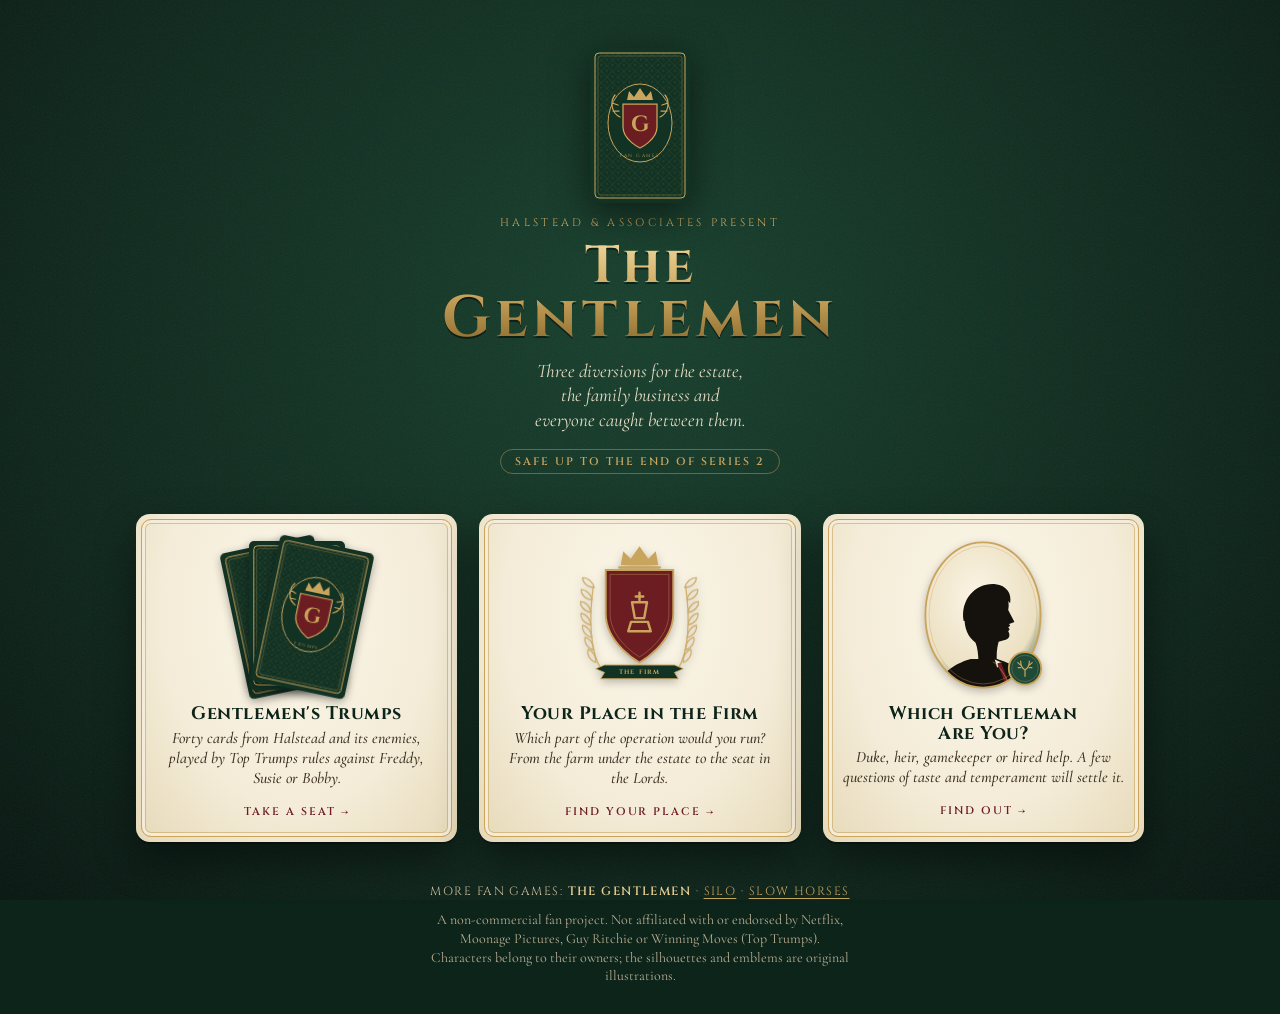
<file: site/index.html>
<!doctype html>
<html lang="en-GB">
<head>
  <meta charset="utf-8">
  <meta name="viewport" content="width=device-width, initial-scale=1, viewport-fit=cover">
  <meta name="theme-color" content="#0d241a">
  <meta name="description" content="Unofficial fan games for The Gentlemen: a Top Trumps style card game and two personality quizzes.">
  <title>The Gentlemen: Fan Games</title>
  <link rel="icon" href="data:image/svg+xml,%3Csvg xmlns='http://www.w3.org/2000/svg' viewBox='0 0 64 64'%3E%3Crect width='64' height='64' rx='10' fill='%23123224'/%3E%3Cpath d='M16 14H48V36C48 50 32 58 32 58S16 50 16 36Z' fill='%236b1d22' stroke='%23c9a45c' stroke-width='3'/%3E%3Ctext x='32' y='44' text-anchor='middle' font-family='serif' font-weight='700' font-size='28' fill='%23c9a45c'%3EG%3C/text%3E%3C/svg%3E">
  <link rel="preconnect" href="https://fonts.googleapis.com">
  <link rel="preconnect" href="https://fonts.gstatic.com" crossorigin>
  <link href="https://fonts.googleapis.com/css2?family=Cinzel:wght@400;600;700&family=Cormorant+Garamond:ital,wght@0,500;0,600;1,500&family=Playfair+Display:wght@700;900&display=swap" rel="stylesheet">
  <link rel="stylesheet" href="shared/theme.css">
  <link rel="stylesheet" href="hub.css">
</head>
<body>
  <main class="hub">
    <header class="hub-head">
      <div class="hub-crest" id="hub-crest"></div>
      <p class="kicker">Halstead &amp; Associates present</p>
      <h1>The<br><span>Gentlemen</span></h1>
      <p class="tagline">Three diversions for the estate, the family business and everyone caught between them.</p>
      <p class="cutoff">Safe up to the end of series 2</p>
    </header>

    <nav class="tiles" aria-label="Games">
      <a class="tile" href="trumps/" style="--i:0">
        <div class="tile-art" data-art="trumps"></div>
        <div class="tile-text">
          <h2>Gentlemen's Trumps</h2>
          <p>Forty cards from Halstead and its enemies, played by Top Trumps rules against Freddy, Susie or Bobby.</p>
          <span class="tile-go">Take a seat</span>
        </div>
      </a>
      <a class="tile" href="role/" style="--i:1">
        <div class="tile-art" data-art="role"></div>
        <div class="tile-text">
          <h2>Your Place in the Firm</h2>
          <p>Which part of the operation would you run? From the farm under the estate to the seat in the Lords.</p>
          <span class="tile-go">Find your place</span>
        </div>
      </a>
      <a class="tile" href="character/" style="--i:2">
        <div class="tile-art" data-art="character"></div>
        <div class="tile-text">
          <h2>Which Gentleman Are You?</h2>
          <p>Duke, heir, gamekeeper or hired help. A few questions of taste and temperament will settle it.</p>
          <span class="tile-go">Find out</span>
        </div>
      </a>
    </nav>

    <footer class="hub-foot">
      <p class="siblings">More fan games: <b aria-current="page">The Gentlemen</b> · <a href="https://radiosilence.github.io/silo/">Silo</a> · <a href="https://radiosilence.github.io/slowhorses/">Slow Horses</a></p>
      <p class="disclaimer">A non-commercial fan project. Not affiliated with or endorsed by Netflix, Moonage Pictures, Guy Ritchie or Winning Moves (Top Trumps). Characters belong to their owners; the silhouettes and emblems are original illustrations.</p>
    </footer>
  </main>
  <script type="module" src="hub.js"></script>
</body>
</html>
</file>
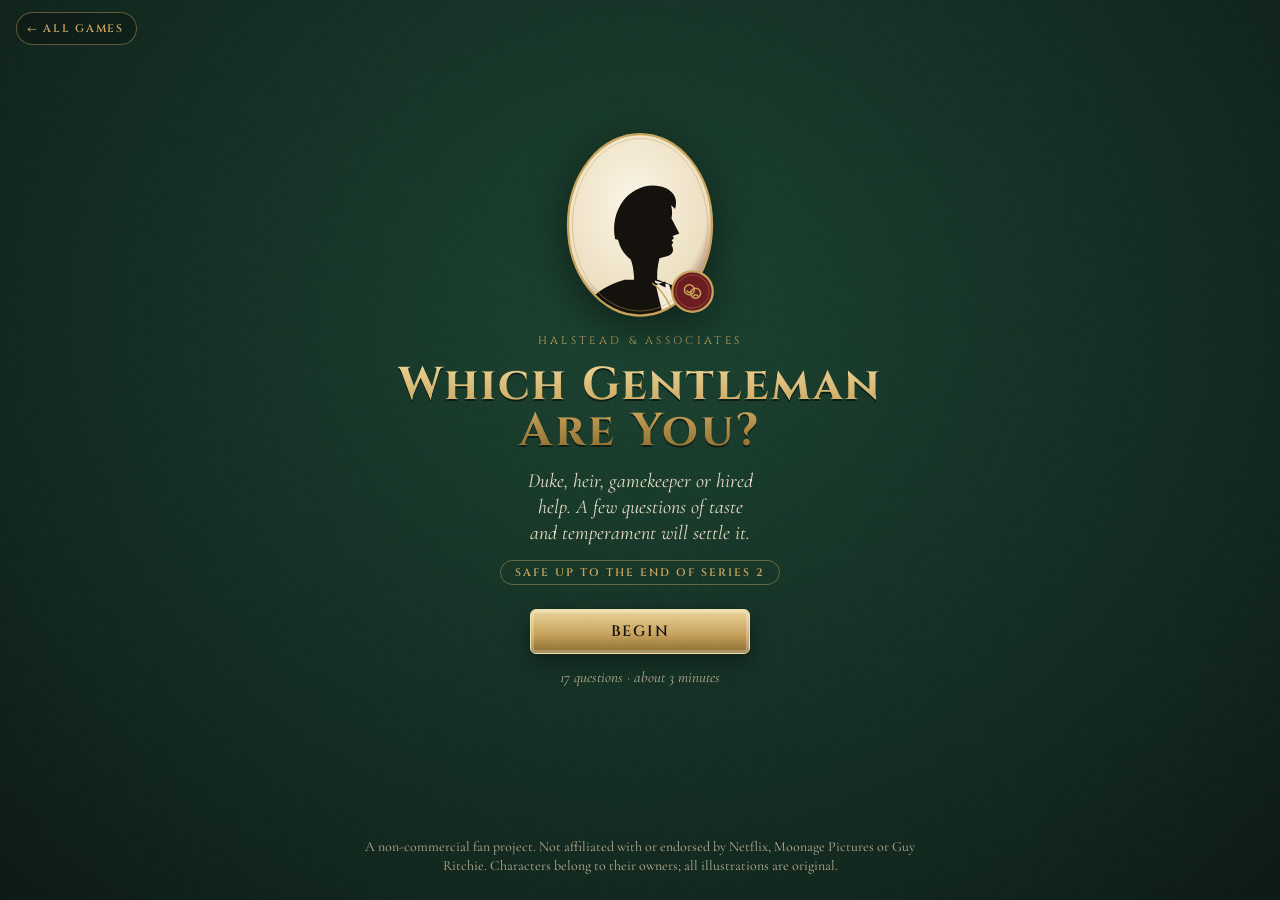
<file: site/character/index.html>
<!doctype html>
<html lang="en-GB">
<head>
  <meta charset="utf-8">
  <meta name="viewport" content="width=device-width, initial-scale=1, viewport-fit=cover">
  <meta name="theme-color" content="#0d241a">
  <meta name="description" content="Which character from The Gentlemen are you? An unofficial fan quiz.">
  <title>Which Gentleman Are You?</title>
  <link rel="icon" href="data:image/svg+xml,%3Csvg xmlns='http://www.w3.org/2000/svg' viewBox='0 0 64 64'%3E%3Crect width='64' height='64' rx='10' fill='%23123224'/%3E%3Cpath d='M16 14H48V36C48 50 32 58 32 58S16 50 16 36Z' fill='%236b1d22' stroke='%23c9a45c' stroke-width='3'/%3E%3Ctext x='32' y='44' text-anchor='middle' font-family='serif' font-weight='700' font-size='28' fill='%23c9a45c'%3EG%3C/text%3E%3C/svg%3E">
  <link rel="preconnect" href="https://fonts.googleapis.com">
  <link rel="preconnect" href="https://fonts.gstatic.com" crossorigin>
  <link href="https://fonts.googleapis.com/css2?family=Cinzel:wght@400;600;700&family=Cormorant+Garamond:ital,wght@0,500;0,600;1,500&family=Playfair+Display:wght@700;900&display=swap" rel="stylesheet">
  <link rel="stylesheet" href="../shared/theme.css">
  <link rel="stylesheet" href="../shared/quiz.css">
</head>
<body>
  <script type="module">
    import { run } from "../shared/quiz.js";
    import data from "./data.js";
    run(data);
  </script>
</body>
</html>
</file>
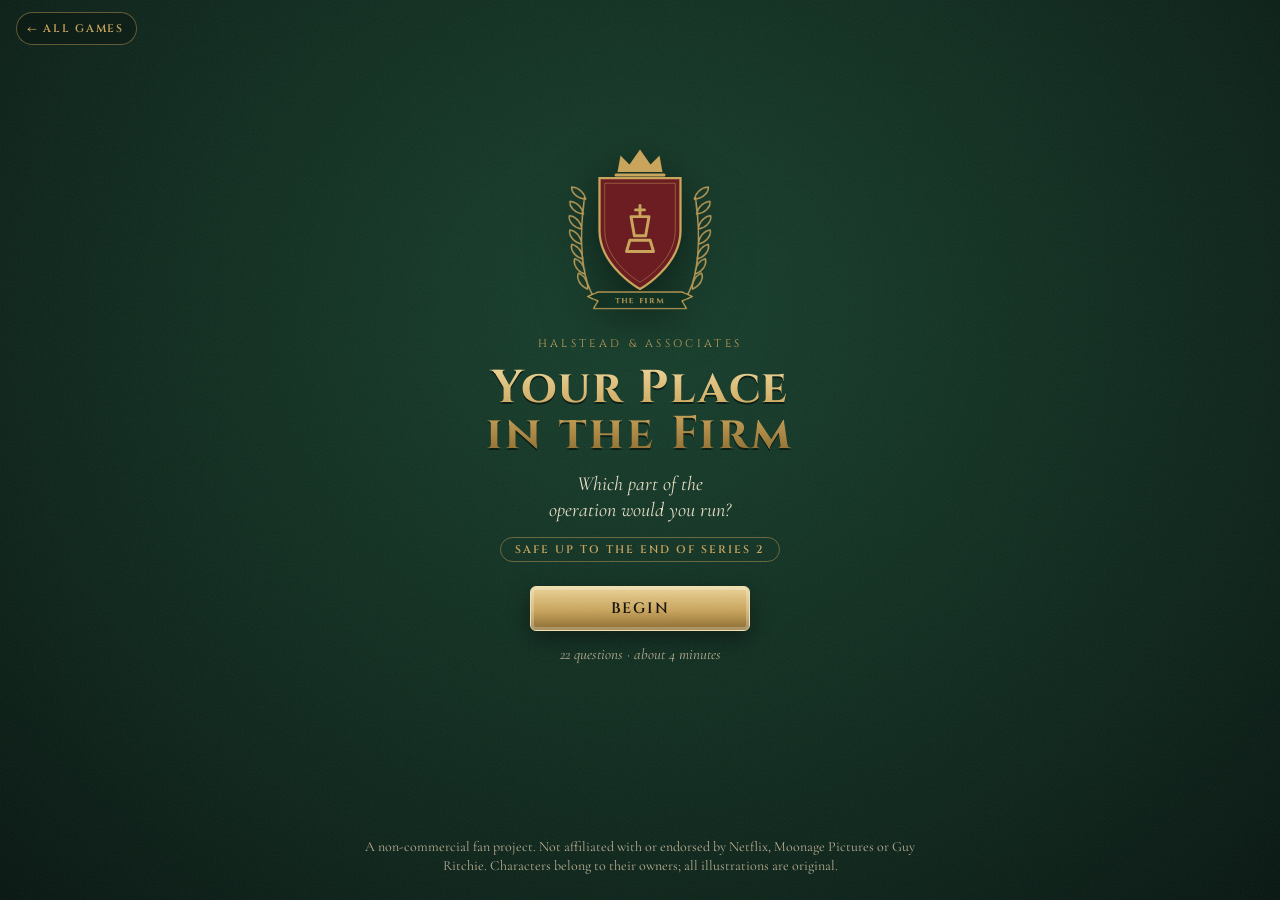
<file: site/role/index.html>
<!doctype html>
<html lang="en-GB">
<head>
  <meta charset="utf-8">
  <meta name="viewport" content="width=device-width, initial-scale=1, viewport-fit=cover">
  <meta name="theme-color" content="#0d241a">
  <meta name="description" content="Which part of the operation would you run? An unofficial fan quiz for The Gentlemen.">
  <title>Your Place in the Firm</title>
  <link rel="icon" href="data:image/svg+xml,%3Csvg xmlns='http://www.w3.org/2000/svg' viewBox='0 0 64 64'%3E%3Crect width='64' height='64' rx='10' fill='%23123224'/%3E%3Cpath d='M16 14H48V36C48 50 32 58 32 58S16 50 16 36Z' fill='%236b1d22' stroke='%23c9a45c' stroke-width='3'/%3E%3Ctext x='32' y='44' text-anchor='middle' font-family='serif' font-weight='700' font-size='28' fill='%23c9a45c'%3EG%3C/text%3E%3C/svg%3E">
  <link rel="preconnect" href="https://fonts.googleapis.com">
  <link rel="preconnect" href="https://fonts.gstatic.com" crossorigin>
  <link href="https://fonts.googleapis.com/css2?family=Cinzel:wght@400;600;700&family=Cormorant+Garamond:ital,wght@0,500;0,600;1,500&family=Playfair+Display:wght@700;900&display=swap" rel="stylesheet">
  <link rel="stylesheet" href="../shared/theme.css">
  <link rel="stylesheet" href="../shared/quiz.css">
</head>
<body>
  <script type="module">
    import { run } from "../shared/quiz.js";
    import data from "./data.js";
    run(data);
  </script>
</body>
</html>
</file>
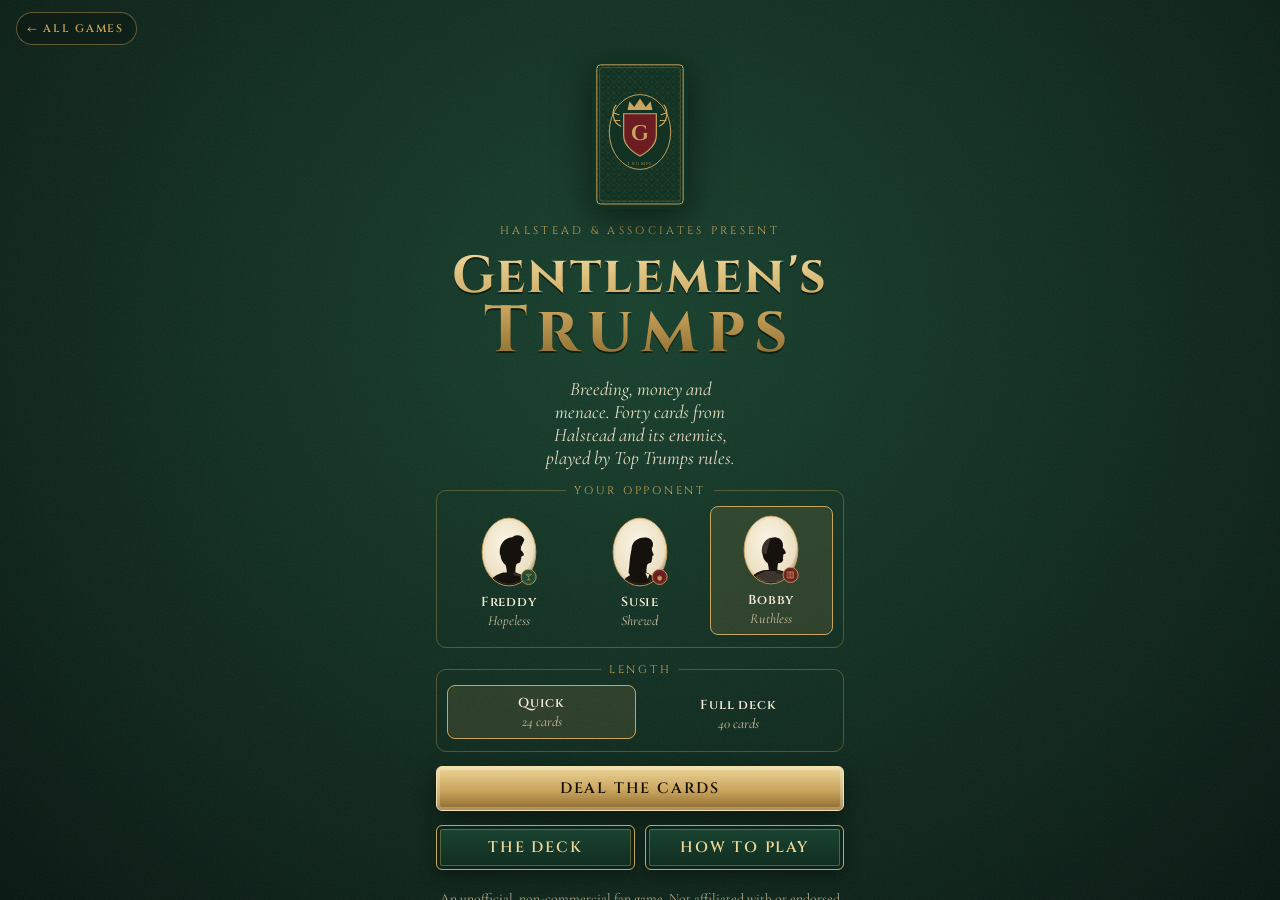
<file: site/trumps/index.html>
<!doctype html>
<html lang="en-GB">
<head>
  <meta charset="utf-8">
  <meta name="viewport" content="width=device-width, initial-scale=1, viewport-fit=cover">
  <meta name="theme-color" content="#0d241a">
  <meta name="description" content="An unofficial fan-made Top Trumps style card game for The Gentlemen. Play against the computer in the browser.">
  <title>Gentlemen's Trumps</title>
  <link rel="icon" href="data:image/svg+xml,%3Csvg xmlns='http://www.w3.org/2000/svg' viewBox='0 0 64 64'%3E%3Crect width='64' height='64' rx='10' fill='%23123224'/%3E%3Cpath d='M16 14H48V36C48 50 32 58 32 58S16 50 16 36Z' fill='%236b1d22' stroke='%23c9a45c' stroke-width='3'/%3E%3Ctext x='32' y='44' text-anchor='middle' font-family='serif' font-weight='700' font-size='28' fill='%23c9a45c'%3EG%3C/text%3E%3C/svg%3E">
  <link rel="preconnect" href="https://fonts.googleapis.com">
  <link rel="preconnect" href="https://fonts.gstatic.com" crossorigin>
  <link href="https://fonts.googleapis.com/css2?family=Cinzel:wght@400;600;700&family=Cormorant+Garamond:ital,wght@0,500;0,600;1,500&family=Playfair+Display:wght@700;900&display=swap" rel="stylesheet">
  <link rel="stylesheet" href="../shared/theme.css">
  <link rel="stylesheet" href="style.css">
</head>
<body>
  <main id="title" class="screen">
    <a class="back" href="../">All games</a>
    <div class="title-inner">
      <div class="crest-wrap" id="title-crest"></div>
      <p class="kicker">Halstead &amp; Associates present</p>
      <h1>Gentlemen's<br><span>Trumps</span></h1>
      <p class="tagline">Breeding, money and menace. Forty cards from Halstead and its enemies, played by Top Trumps rules.</p>

      <fieldset class="choice" id="opponents">
        <legend>Your opponent</legend>
      </fieldset>

      <fieldset class="choice lengths">
        <legend>Length</legend>
        <label><input type="radio" name="length" value="24"><span><b>Quick</b><small>24 cards</small></span></label>
        <label><input type="radio" name="length" value="40"><span><b>Full deck</b><small>40 cards</small></span></label>
      </fieldset>

      <button class="btn primary" id="deal">Deal the cards</button>
      <div class="row">
        <button class="btn" id="open-gallery">The deck</button>
        <button class="btn" id="open-rules">How to play</button>
      </div>

      <p class="disclaimer">An unofficial, non-commercial fan game. Not affiliated with or endorsed by Netflix, Moonage Pictures, Guy Ritchie or Top Trumps. Characters belong to their owners; the silhouettes are original illustrations. Stats are ratings out of 100 drawn from events on screen. <strong>Contains spoilers up to the end of series two.</strong></p>
    </div>
  </main>

  <section id="game" class="screen" hidden>
    <header class="bar opp">
      <div class="pile" id="pile-cpu"><span class="count" id="count-cpu">0</span></div>
      <div class="who"><b><span id="cpu-name"></span> <i class="lead" id="lead-cpu">Lead</i></b><small id="cpu-sub"></small></div>
      <button class="icon-btn" id="mute" aria-label="Toggle sound"></button>
      <button class="icon-btn" id="quit" aria-label="Leave the table">✕</button>
    </header>
    <p id="prompt" aria-live="polite"></p>
    <div id="table">
      <div class="pot" id="pot" hidden><div class="pile"></div><span>Pot <b id="count-pot">0</b></span></div>
    </div>
    <footer class="bar you">
      <div class="pile" id="pile-you"><span class="count" id="count-you">0</span></div>
      <div class="who"><b>You <i class="lead" id="lead-you">Lead</i></b><small>Your pile</small></div>
      <div class="score" id="score"></div>
    </footer>
  </section>

  <section id="gallery" class="screen" hidden>
    <header class="gallery-head">
      <button class="btn small" id="close-gallery">← Back</button>
      <h2>The Deck</h2>
      <span></span>
    </header>
    <div class="gallery-grid" id="gallery-grid"></div>
  </section>

  <div id="stage" aria-live="off"></div>

  <dialog id="rules">
    <h2>How to play</h2>
    <ol>
      <li>The deck is shuffled and dealt between you and your opponent. You only ever see the top card of your own pile.</li>
      <li>Whoever holds the lead picks a category from their card. Both cards are compared on it.</li>
      <li>The higher number wins both cards, which go to the bottom of the winner's pile, and the winner takes the lead.</li>
      <li>A tie sends both cards to the pot. The same player picks again, and the next hand's winner takes the pot as well.</li>
      <li>Take every card to win.</li>
    </ol>
    <dl class="stat-help" id="stat-help"></dl>
    <form method="dialog"><button class="btn primary">Understood</button></form>
  </dialog>

  <dialog id="zoom"><div id="zoom-card"></div><form method="dialog"><button class="btn small" autofocus>Close</button></form></dialog>

  <dialog id="end">
    <div class="seal" id="end-seal"></div>
    <h2 id="end-title"></h2>
    <p id="end-text"></p>
    <div class="row">
      <button class="btn primary" id="again">Deal again</button>
      <button class="btn" id="to-title">Leave the table</button>
    </div>
  </dialog>

  <script type="module" src="game.js"></script>
</body>
</html>
</file>
<file: site/shared/theme.css>
:root {
  --felt: #0d241a;
  --felt-2: #17402d;
  --gold: #c9a45c;
  --gold-hi: #ecd598;
  --gold-lo: #8a6a2e;
  --ink: #15110d;
  --paper: #f4ecd8;
  --paper-2: #e6d9b8;
  --oxblood: #6b1d22;
  --win: #2f7a4a;
  --lose: #9b2a2a;
  --serif: "Cormorant Garamond", Georgia, serif;
  --caps: "Cinzel", "Trajan Pro", Georgia, serif;
  --num: "Playfair Display", Georgia, serif;
  --ease: cubic-bezier(.2, .8, .2, 1);
  color-scheme: dark;
}

* { box-sizing: border-box; }
html, body { margin: 0; height: 100%; }
body {
  background: var(--felt);
  color: var(--paper);
  font-family: var(--serif);
  font-size: 18px;
  -webkit-tap-highlight-color: transparent;
}
body::before {
  content: "";
  position: fixed;
  inset: 0;
  pointer-events: none;
  opacity: .07;
  background-image: url("data:image/svg+xml,%3Csvg xmlns='http://www.w3.org/2000/svg' width='160' height='160'%3E%3Cfilter id='n'%3E%3CfeTurbulence type='fractalNoise' baseFrequency='.9' numOctaves='3' stitchTiles='stitch'/%3E%3C/filter%3E%3Crect width='100%25' height='100%25' filter='url(%23n)'/%3E%3C/svg%3E");
}

body::after {
  content: "";
  position: fixed;
  inset: 0;
  z-index: -1;
  background: radial-gradient(ellipse at 50% 35%, var(--felt-2), var(--felt) 70%, #071510);
}

[hidden] { display: none !important; }
h1, h2, h3, .tagline { text-wrap: balance; }

.screen {
  position: fixed;
  inset: 0;
  display: flex;
  flex-direction: column;
  padding: env(safe-area-inset-top) env(safe-area-inset-right) env(safe-area-inset-bottom) env(safe-area-inset-left);
}

/* ---------- Hub link and footer ---------- */

.back {
  position: absolute;
  top: calc(env(safe-area-inset-top) + 12px);
  left: calc(env(safe-area-inset-left) + 16px);
  z-index: 3;
  display: inline-flex;
  align-items: center;
  gap: 6px;
  padding: 8px 12px 8px 10px;
  border: 1px solid rgba(201, 164, 92, .45);
  border-radius: 18px;
  background: rgba(0, 0, 0, .22);
  font: 600 11px/1 var(--caps);
  letter-spacing: .16em;
  text-transform: uppercase;
  color: var(--gold);
  text-decoration: none;
  transition: background .2s, color .2s;
}
.back:hover { background: rgba(201, 164, 92, .14); color: var(--gold-hi); }
.back::before { content: "←"; font-family: var(--serif); font-size: 15px; letter-spacing: 0; }

/* ---------- Buttons ---------- */

.btn {
  font: 600 15px/1 var(--caps);
  letter-spacing: .12em;
  text-transform: uppercase;
  color: var(--gold-hi);
  background: linear-gradient(#1b4632, #102b1f);
  border: 1px solid var(--gold);
  border-radius: 6px;
  padding: 14px 18px;
  cursor: pointer;
  box-shadow: inset 0 0 0 3px #0d241a, inset 0 0 0 4px rgba(201, 164, 92, .4), 0 6px 16px rgba(0, 0, 0, .35);
  transition: transform .15s var(--ease), filter .15s;
}
.btn:hover { filter: brightness(1.15); }
.btn:active { transform: translateY(1px) scale(.98); }
.btn.primary {
  color: var(--ink);
  background: linear-gradient(var(--gold-hi), var(--gold) 55%, var(--gold-lo));
  border-color: #f3e2ae;
  box-shadow: inset 0 0 0 3px rgba(255, 255, 255, .25), 0 8px 22px rgba(0, 0, 0, .45);
}
.btn.small { font-size: 12px; padding: 10px 12px; }
.icon-btn {
  appearance: none;
  border: 1px solid rgba(201, 164, 92, .5);
  background: rgba(0, 0, 0, .2);
  color: var(--gold);
  width: 36px;
  height: 36px;
  border-radius: 50%;
  font: 16px/1 var(--caps);
  cursor: pointer;
  display: grid;
  place-items: center;
}
.icon-btn svg { width: 18px; height: 18px; }
.row { display: flex; gap: 10px; }
.row > * { flex: 1; }


.kicker {
  margin: 0;
  font: 400 11px var(--caps);
  letter-spacing: .3em;
  text-transform: uppercase;
  color: var(--gold);
}

h1 {
  margin: 0;
  font: 700 clamp(34px, 11vw, 52px)/.95 var(--caps);
  letter-spacing: .04em;
  background: linear-gradient(180deg, var(--gold-hi), var(--gold) 50%, var(--gold-lo));
  -webkit-background-clip: text;
  background-clip: text;
  color: transparent;
  filter: drop-shadow(0 2px 0 rgba(0, 0, 0, .5));
}

h1 span { font-size: 1.25em; letter-spacing: .14em; }

.disclaimer { margin: 6px 0 0; font-size: 14px; line-height: 1.35; color: #b9ae92; }
.disclaimer strong { color: var(--gold); font-weight: 600; }

@keyframes stamp {
  from { transform: rotate(-30deg) scale(2.4); opacity: 0; }
  to { transform: rotate(-14deg) scale(1); opacity: 1; }
}

dialog {
  border: 1px solid var(--gold);
  border-radius: 14px;
  background: linear-gradient(#173b2b, #0d241a);
  color: var(--paper);
  padding: 20px;
  max-width: min(440px, calc(100vw - 32px));
  max-height: calc(100dvh - 32px);
  box-shadow: inset 0 0 0 4px #0d241a, inset 0 0 0 5px rgba(201, 164, 92, .4), 0 30px 80px rgba(0, 0, 0, .7);
}
dialog::backdrop { background: rgba(4, 12, 8, .82); }
dialog[open] { animation: pop .35s var(--ease); }
@keyframes pop { from { opacity: 0; transform: translateY(14px) scale(.96); } }

.seal {
  width: 110px;
  height: 110px;
  margin: -4px auto 12px;
  border-radius: 50%;
  display: grid;
  place-items: center;
  font: 700 40px var(--caps);
  background: radial-gradient(circle at 35% 30%, #b3373a, #7d1418 60%, #5a0c10);
  color: #f8e6c9;
  box-shadow: 0 0 0 6px rgba(125, 20, 24, .8), 0 10px 24px rgba(0, 0, 0, .5);
  animation: stamp .6s cubic-bezier(.2, 1.6, .4, 1) .15s backwards;
}
.seal.gold { background: radial-gradient(circle at 35% 30%, #f1d58e, #b98e3d 60%, #7d5d22); color: var(--ink); box-shadow: 0 0 0 6px rgba(185, 142, 61, .8), 0 10px 24px rgba(0, 0, 0, .5); }

@media (prefers-reduced-motion: reduce) {
  *, *::before, *::after { animation-duration: .01s !important; animation-iteration-count: 1 !important; transition-duration: .01s !important; }
}
.paused * { animation-play-state: paused !important; }
</file>
<file: site/hub.css>
.hub {
  min-height: 100dvh;
  max-width: 1040px;
  margin: 0 auto;
  padding: calc(env(safe-area-inset-top) + 28px) calc(env(safe-area-inset-right) + 16px) calc(env(safe-area-inset-bottom) + 28px) calc(env(safe-area-inset-left) + 16px);
  display: flex;
  flex-direction: column;
  gap: 28px;
}

.hub-head {
  display: flex;
  flex-direction: column;
  align-items: center;
  gap: 12px;
  text-align: center;
}
.hub-crest {
  width: 84px;
  filter: drop-shadow(0 10px 18px rgba(0, 0, 0, .5));
  animation: float 6s ease-in-out infinite;
  will-change: transform;
}
.hub-crest svg { display: block; width: 100%; border-radius: 8px; }
@keyframes float { 50% { transform: translateY(-5px) rotate(-1.5deg); } }
.hub-head h1 span { font-size: 1.12em; letter-spacing: .08em; }
.tagline { margin: 0 auto; max-width: 32ch; font-style: italic; font-size: 19px; line-height: 1.3; color: #e9dfc6; }
.cutoff {
  margin: 4px 0 0;
  padding: 6px 14px;
  border: 1px solid rgba(201, 164, 92, .45);
  border-radius: 16px;
  font: 600 11px/1 var(--caps);
  letter-spacing: .18em;
  text-transform: uppercase;
  color: var(--gold);
}

.tiles { display: grid; gap: 14px; }
.tile {
  position: relative;
  display: grid;
  grid-template-columns: 96px 1fr;
  gap: 14px;
  align-items: center;
  padding: 14px;
  border-radius: 14px;
  color: var(--ink);
  text-decoration: none;
  background: radial-gradient(ellipse at 50% 30%, #fbf6e8, var(--paper) 60%, var(--paper-2));
  box-shadow: 0 2px 0 rgba(0, 0, 0, .3), 0 18px 40px rgba(0, 0, 0, .45);
  animation: rise .6s var(--ease) backwards;
  animation-delay: calc(var(--i) * 90ms + 100ms);
  transition: transform .25s var(--ease), box-shadow .25s;
}
.tile::after {
  content: "";
  position: absolute;
  inset: 5px;
  border: 1.5px solid var(--gold);
  border-radius: 10px;
  pointer-events: none;
  box-shadow: inset 0 0 0 3px var(--paper), inset 0 0 0 4px rgba(201, 164, 92, .6);
}
a.tile[href]:hover { transform: translateY(-3px) rotate(-.4deg); box-shadow: 0 2px 0 rgba(0, 0, 0, .3), 0 24px 50px rgba(0, 0, 0, .55); }
a.tile[href]:focus-visible { outline: 2px solid var(--gold-hi); outline-offset: 3px; }
@keyframes rise { from { opacity: 0; transform: translateY(18px); } }

.tile-art { height: 110px; display: flex; justify-content: center; align-items: center; }
.tile-art > svg { height: 100%; width: auto; max-width: 100%; filter: drop-shadow(0 3px 4px rgba(0, 0, 0, .25)); }
.fan { position: relative; width: 70px; height: 108px; }
.fan > div {
  position: absolute;
  inset: 0;
  transform: rotate(var(--r));
  transform-origin: 50% 100%;
  filter: drop-shadow(0 3px 5px rgba(0, 0, 0, .35));
}
.fan svg { display: block; width: 100%; border-radius: 5px; }

.tile-text h2 { margin: 0 0 4px; font: 700 18px/1.1 var(--caps); letter-spacing: .03em; color: var(--felt); }
.tile-text p { margin: 0 0 10px; font: italic 500 16px/1.25 var(--serif); color: #3b3024; }
.tile-go {
  display: inline-block;
  font: 600 11px/1 var(--caps);
  letter-spacing: .18em;
  text-transform: uppercase;
  color: var(--oxblood);
}
.tile-go::after { content: " →"; font-family: var(--serif); }


.hub-foot { margin-top: auto; text-align: center; display: flex; flex-direction: column; gap: 10px; }
.siblings { margin: 0; font: 400 12px/1.6 var(--caps); letter-spacing: .12em; text-transform: uppercase; color: #cbbf9f; }
.siblings b { color: var(--gold-hi); font-weight: 600; }
.siblings a { color: var(--gold); text-underline-offset: 3px; white-space: nowrap; }
.siblings a:hover { color: var(--gold-hi); }
.hub-foot .disclaimer { max-width: 60ch; margin: 0 auto; }

@media (min-width: 760px) {
  .hub { gap: 40px; padding-top: calc(env(safe-area-inset-top) + 48px); }
  .hub-crest { width: 100px; }
  .tiles { grid-template-columns: repeat(3, 1fr); gap: 22px; }
  .tile { grid-template-columns: 1fr; text-align: center; padding: 26px 20px 22px; align-content: start; }
  .tile-art { height: 150px; }
  .fan { width: 96px; height: 148px; }
}
</file>
<file: site/shared/quiz.css>
body { overflow-x: hidden; }

.quiz {
  min-height: 100dvh;
  max-width: 560px;
  margin: 0 auto;
  padding: calc(env(safe-area-inset-top) + 64px) calc(env(safe-area-inset-right) + 16px) calc(env(safe-area-inset-bottom) + 24px) calc(env(safe-area-inset-left) + 16px);
  display: flex;
  flex-direction: column;
  gap: 28px;
}
.q-screen { display: flex; flex-direction: column; }
.q-foot { margin-top: auto; text-align: center; }

/* ---------- Intro ---------- */

#intro { align-items: center; text-align: center; gap: 14px; margin-block: auto; }
.hero { width: 150px; animation: float 6s ease-in-out infinite; will-change: transform; }
.hero svg { display: block; width: 100%; height: auto; filter: drop-shadow(0 12px 22px rgba(0, 0, 0, .5)); }
@keyframes float { 50% { transform: translateY(-5px) rotate(-1.5deg); } }
#intro h1 { font-size: clamp(32px, 10vw, 46px); line-height: 1; }
#intro h1 span { font-size: 1em; letter-spacing: .06em; }
.tagline { margin: 0 auto; max-width: 30ch; font-style: italic; font-size: 20px; line-height: 1.3; color: #e9dfc6; }
.cutoff {
  margin: 0;
  padding: 6px 14px;
  border: 1px solid rgba(201, 164, 92, .45);
  border-radius: 16px;
  font: 600 11px/1 var(--caps);
  letter-spacing: .18em;
  text-transform: uppercase;
  color: var(--gold);
}
#begin { margin-top: 10px; min-width: 220px; }
.fine { margin: 0; font-size: 15px; font-style: italic; color: #b9ae92; }

/* ---------- Sheets ---------- */

.sheet {
  position: relative;
  padding: 22px 18px 18px;
  border-radius: 16px;
  color: var(--ink);
  background: radial-gradient(ellipse at 50% 20%, #fbf6e8, var(--paper) 60%, var(--paper-2));
  box-shadow: 0 2px 0 rgba(0, 0, 0, .3), 0 22px 50px rgba(0, 0, 0, .55);
}
.sheet::after {
  content: "";
  position: absolute;
  inset: 6px;
  border: 1.5px solid var(--gold);
  border-radius: 11px;
  pointer-events: none;
  box-shadow: inset 0 0 0 3px var(--paper), inset 0 0 0 4px rgba(201, 164, 92, .6);
}

.progress { height: 3px; margin: 0 4px 18px; border-radius: 2px; background: rgba(201, 164, 92, .2); overflow: hidden; }
.progress span { display: block; height: 100%; transform: scaleX(0); transform-origin: left; background: linear-gradient(90deg, var(--gold-lo), var(--gold-hi)); transition: transform .5s var(--ease); }
.desk { position: relative; }

.sheet.ask { padding-top: 26px; }
.sheet-no {
  position: absolute;
  left: 18px;
  top: -6px;
  width: 40px;
  height: 48px;
  display: grid;
  place-items: center;
  padding-bottom: 6px;
  font: 900 19px var(--num);
  color: var(--ink);
  background: linear-gradient(var(--gold-hi), var(--gold));
  clip-path: polygon(0 0, 100% 0, 100% 74%, 50% 100%, 0 74%);
  filter: drop-shadow(0 2px 2px rgba(0, 0, 0, .3));
}
.sheet-of { margin: 0 0 6px 54px; font: 600 11px var(--caps); letter-spacing: .2em; text-transform: uppercase; color: #8a7a58; }
.sheet.ask h2 { margin: 0 0 16px 54px; font: 600 23px/1.18 var(--serif); color: var(--ink); min-height: 2.4em; }

.opts { list-style: none; margin: 0; padding: 0; display: flex; flex-direction: column; gap: 8px; }
.opt {
  width: 100%;
  display: flex;
  gap: 12px;
  align-items: center;
  padding: 12px 14px;
  border: 0;
  border-radius: 8px;
  background: rgba(201, 164, 92, .14);
  color: var(--ink);
  text-align: left;
  font: 500 18px/1.22 var(--serif);
  cursor: pointer;
  transition: transform .2s var(--ease);
}
.opt i {
  flex: none;
  width: 28px;
  height: 28px;
  display: grid;
  place-items: center;
  border-radius: 50%;
  border: 1px solid var(--gold);
  font: 700 13px var(--caps);
  font-style: normal;
  color: var(--gold-lo);
  background: var(--paper);
}
.opt:hover, .opt:focus-visible { background: var(--felt-2); color: var(--paper); transform: translateX(3px); outline: none; }
.opt:hover i, .opt:focus-visible i { background: transparent; color: var(--gold-hi); }
.opt.picked { background: var(--ink); color: var(--gold-hi); transform: scale(1.02); box-shadow: 0 6px 14px rgba(0, 0, 0, .3); }
.opt.picked i { background: var(--gold); color: var(--ink); border-color: var(--gold-hi); }

.sheet-foot { display: flex; justify-content: space-between; align-items: center; margin-top: 14px; min-height: 24px; }
.link-btn {
  border: 0;
  background: none;
  padding: 4px 0;
  font: 600 11px var(--caps);
  letter-spacing: .16em;
  text-transform: uppercase;
  color: var(--oxblood);
  cursor: pointer;
}
.link-btn::before { content: "← "; font-family: var(--serif); }
.sheet-hint { font: 400 10px var(--caps); letter-spacing: .16em; text-transform: uppercase; color: #a8987a; }
@media (pointer: coarse) { .sheet-hint { display: none; } }

.sheet-seal, .res-seal {
  position: absolute;
  display: grid;
  place-items: center;
  border-radius: 50%;
  font: 700 26px var(--caps);
  color: #f8e6c9;
  background: radial-gradient(circle at 35% 30%, #b3373a, #7d1418 60%, #5a0c10);
  box-shadow: 0 0 0 4px rgba(125, 20, 24, .85), 0 8px 18px rgba(0, 0, 0, .45), inset 0 0 0 3px rgba(255, 220, 200, .25);
  opacity: 0;
  pointer-events: none;
  z-index: 3;
}
.sheet-seal { right: 16px; bottom: 10px; width: 58px; height: 58px; }
.sheet-seal.show, .res-seal.show { animation: stamp .45s cubic-bezier(.2, 1.6, .4, 1) forwards; }

/* ---------- Result ---------- */

.sheet.result { text-align: center; padding: 26px 20px 22px; }
.shared-note { margin: 0 0 6px; font: 600 10px var(--caps); letter-spacing: .22em; text-transform: uppercase; color: var(--oxblood); }
.res-art { position: relative; width: 190px; margin: 0 auto 6px; }
.res-art.cameo { width: 220px; }
.res-art.cameo .res-seal { left: -44px; right: auto; bottom: 70px; transform: rotate(-8deg); }
.res-art > svg { display: block; width: 100%; height: auto; filter: drop-shadow(0 6px 10px rgba(0, 0, 0, .25)); }
.res-seal { right: -54px; bottom: 46px; width: 76px; height: 76px; font-size: 30px; animation-delay: .45s !important; }
.sheet.result .kicker { margin-top: 6px; color: var(--gold-lo); }
.res-title { margin: 4px 0 2px; font: 700 clamp(28px, 8vw, 36px)/1.05 var(--caps); letter-spacing: .02em; color: var(--felt); }
.res-sub { margin: 0 0 14px; font: italic 500 19px/1.2 var(--serif); color: var(--oxblood); }
.res-text { margin: 0 auto 18px; max-width: 46ch; font: 500 18px/1.4 var(--serif); color: #2a221a; text-align: left; }

.sheet.result h3 { margin: 0 0 10px; font: 600 11px var(--caps); letter-spacing: .22em; text-transform: uppercase; color: #8a7a58; }
.sheet.result section { border-top: 1px solid rgba(138, 106, 46, .3); padding-top: 16px; margin-top: 16px; }

.members { display: flex; flex-wrap: wrap; justify-content: center; gap: 12px 10px; list-style: none; margin: 0; padding: 0; }
.members li { width: 76px; display: flex; flex-direction: column; align-items: center; gap: 4px; font: 500 14px/1.1 var(--serif); color: #3b3024; }
.members .mini { width: 52px; height: 65px; }
.members .mini svg { width: 100%; height: 100%; }
.members .also { width: 100%; font-style: italic; font-size: 15px; color: #5a4c3a; }

.axis { display: grid; grid-template-columns: 1fr 1.3fr 1fr; align-items: center; gap: 10px; margin-bottom: 9px; font: 500 15px/1.1 var(--serif); }
.axis .lo { text-align: right; }
.axis .hi { text-align: left; }
.axis .lo, .axis .hi { color: #6a5a40; }
.track { position: relative; height: 8px; border-radius: 4px; background: linear-gradient(90deg, rgba(107, 29, 34, .25), rgba(21, 17, 13, .08) 50%, rgba(31, 74, 55, .3)); }
.track::before { content: ""; position: absolute; left: 50%; top: -3px; bottom: -3px; width: 1px; background: rgba(138, 106, 46, .6); }
.track i { position: absolute; inset: 0; transform: translateX(calc(var(--v) * .5%)); }
.track b {
  position: absolute;
  top: 50%;
  left: 50%;
  width: 16px;
  height: 16px;
  margin: -8px 0 0 -8px;
  border-radius: 50%;
  background: radial-gradient(circle at 35% 30%, var(--gold-hi), var(--gold) 60%, var(--gold-lo));
  box-shadow: 0 2px 4px rgba(0, 0, 0, .35);
}

.runner { display: flex; align-items: center; gap: 14px; text-align: left; }
.runner-art { width: 64px; flex: none; }
.runner-art svg { display: block; width: 100%; height: auto; }
.runner h3 { margin-bottom: 4px !important; }
.runner p { margin: 0; font: 500 18px/1.2 var(--serif); }
.runner b { font: 700 16px var(--caps); color: var(--felt); }
.runner i { color: #5a4c3a; }

.actions { display: flex; flex-direction: column; gap: 10px; margin-top: 20px; }

.toast {
  position: fixed;
  left: 50%;
  bottom: calc(env(safe-area-inset-bottom) + 24px);
  transform: translate(-50%, 20px);
  padding: 10px 18px;
  border-radius: 20px;
  border: 1px solid var(--gold);
  background: var(--felt);
  color: var(--gold-hi);
  font: 600 12px var(--caps);
  letter-spacing: .12em;
  text-transform: uppercase;
  opacity: 0;
  pointer-events: none;
  transition: opacity .25s, transform .25s var(--ease);
  z-index: 10;
}
.toast.on { opacity: 1; transform: translate(-50%, 0); }

@media (min-width: 760px) {
  .quiz { max-width: 620px; padding-top: calc(env(safe-area-inset-top) + 72px); }
  .sheet { padding: 30px 32px 26px; }
  .sheet.ask { padding-top: 32px; }
  .sheet-no { left: 30px; }
  .sheet-of, .sheet.ask h2 { margin-left: 62px; }
  .actions { flex-direction: row; justify-content: center; }
  .actions .btn { min-width: 200px; }
}
</file>
<file: site/trumps/style.css>
body { overflow: hidden; overscroll-behavior: none; }

/* ---------- Title ---------- */

#title { overflow-y: auto; align-items: center; }
.title-inner {
  width: 100%;
  max-width: 440px;
  padding: 56px 16px 32px;
  display: flex;
  flex-direction: column;
  gap: 14px;
  text-align: center;
}
.crest-wrap {
  width: 96px;
  margin: 4px auto 0;
  filter: drop-shadow(0 10px 18px rgba(0, 0, 0, .5));
  animation: float 6s ease-in-out infinite;
  will-change: transform;
}
.crest-wrap svg { display: block; width: 100%; border-radius: 8px; }
@keyframes float { 50% { transform: translateY(-5px) rotate(-1.5deg); } }
.tagline { margin: 0 auto; max-width: 30ch; font-style: italic; font-size: 19px; color: #e9dfc6; }

.choice {
  border: 1px solid rgba(201, 164, 92, .35);
  border-radius: 10px;
  margin: 0;
  padding: 10px;
  display: grid;
  grid-template-columns: repeat(3, 1fr);
  gap: 8px;
}
.choice.lengths { grid-template-columns: 1fr 1fr; }
.choice legend {
  padding: 0 8px;
  font: 400 11px var(--caps);
  letter-spacing: .25em;
  text-transform: uppercase;
  color: var(--gold);
}
.choice label { cursor: pointer; }
.choice input { position: absolute; opacity: 0; pointer-events: none; }
.choice label > span {
  display: flex;
  flex-direction: column;
  align-items: center;
  gap: 2px;
  height: 100%;
  padding: 8px 4px;
  border-radius: 8px;
  border: 1px solid transparent;
  transition: background .2s, border-color .2s, transform .2s var(--ease);
}
.choice label:hover > span { background: rgba(255, 255, 255, .04); }
.choice input:checked + span {
  background: rgba(201, 164, 92, .14);
  border-color: var(--gold);
  transform: translateY(-2px);
}
.choice input:focus-visible + span { outline: 2px solid var(--gold-hi); }
.choice b { font: 600 13px var(--caps); letter-spacing: .06em; color: var(--paper); }
.choice small { font-size: 14px; font-style: italic; color: #cbbf9f; line-height: 1.1; }
.choice .mini { width: 56px; height: 70px; margin-bottom: 4px; }
.choice .mini svg { width: 100%; height: 100%; }


/* ---------- Game ---------- */

.bar {
  display: flex;
  align-items: center;
  gap: 12px;
  padding: 10px 16px;
  min-height: 76px;
  position: relative;
  z-index: 2;
}
.bar.opp { background: linear-gradient(rgba(0, 0, 0, .35), transparent); }
.bar.you { background: linear-gradient(transparent, rgba(0, 0, 0, .35)); }
.who { display: flex; flex-direction: column; flex: 1; min-width: 0; }
.who b { font: 600 15px var(--caps); letter-spacing: .06em; white-space: nowrap; overflow: hidden; text-overflow: ellipsis; }
.who small { font-style: italic; color: #cbbf9f; font-size: 15px; }
.lead {
  display: inline-block;
  vertical-align: 2px;
  margin-left: 6px;
  padding: 3px 7px;
  border-radius: 10px;
  font: 700 9px/1 var(--caps);
  font-style: normal;
  letter-spacing: .15em;
  text-transform: uppercase;
  color: var(--ink);
  background: linear-gradient(var(--gold-hi), var(--gold));
  opacity: 0;
  transform: scale(.6);
  transition: opacity .3s, transform .3s var(--ease);
}
.lead.on { opacity: 1; transform: none; }
.score { font: 400 12px var(--caps); letter-spacing: .15em; color: var(--gold); text-transform: uppercase; }

.pile {
  position: relative;
  width: 36px;
  height: 60px;
  flex: none;
  border-radius: 4px;
  background: var(--back) center/cover;
  box-shadow: 1px 1px 0 #0a1c14, 2px 2px 0 var(--gold-lo), 3px 3px 0 #0a1c14, 4px 4px 0 var(--gold-lo), 6px 8px 12px rgba(0, 0, 0, .5);
  transition: transform .25s var(--ease);
}
.pile.empty { background: none; box-shadow: inset 0 0 0 1px rgba(201, 164, 92, .3); }
.pile.bump { animation: bump .35s var(--ease); }
@keyframes bump { 40% { transform: scale(1.15) rotate(-3deg); } }
.pile .count {
  position: absolute;
  right: -10px;
  bottom: -8px;
  min-width: 24px;
  height: 24px;
  padding: 0 6px;
  border-radius: 12px;
  background: var(--oxblood);
  border: 1px solid var(--gold);
  font: 700 13px/22px var(--num);
  text-align: center;
  color: var(--paper);
}

#prompt {
  margin: 0;
  min-height: 34px;
  padding: 4px 16px;
  text-align: center;
  font-size: 18px;
  font-style: italic;
  color: var(--gold-hi);
  position: relative;
  z-index: 2;
  transition: opacity .25s;
}
#prompt b { font: 600 14px var(--caps); font-style: normal; letter-spacing: .08em; }
#prompt .tap { display: block; font: 400 11px var(--caps); letter-spacing: .25em; color: #cbbf9f; text-transform: uppercase; font-style: normal; animation: pulse 1.6s ease-in-out infinite; }
@keyframes pulse { 50% { opacity: .35; } }

#table { flex: 1; position: relative; }
.pot {
  position: absolute;
  left: 50%;
  top: 50%;
  transform: translate(-50%, -50%);
  display: flex;
  flex-direction: column;
  align-items: center;
  gap: 10px;
  font: 400 11px var(--caps);
  letter-spacing: .2em;
  text-transform: uppercase;
  color: var(--gold);
  z-index: 0;
}
.pot .pile { transform: rotate(-8deg); }

/* ---------- Cards ---------- */

#stage { position: fixed; inset: 0; pointer-events: none; z-index: 5; }
#stage .card { pointer-events: auto; }

.card {
  position: absolute;
  left: 0;
  top: 0;
  width: 300px;
  height: 500px;
  transform-origin: 0 0;
  perspective: 1400px;
  transition: transform var(--dur, .7s) var(--ease);
  will-change: transform;
}
.card-inner {
  position: absolute;
  inset: 0;
  transform-style: preserve-3d;
  transition: transform .75s cubic-bezier(.3, 1.3, .5, 1);
}
.card.down .card-inner { transform: rotateY(180deg); }
.face {
  position: absolute;
  inset: 0;
  border-radius: 16px;
  backface-visibility: hidden;
  -webkit-backface-visibility: hidden;
  overflow: hidden;
  box-shadow: 0 2px 0 rgba(0, 0, 0, .3), 0 18px 40px rgba(0, 0, 0, .55);
}
.face.back { transform: rotateY(180deg); background: #123224; }
/* WebKit does not always honour backface-visibility, so swap faces at the flip's midpoint too. */
.face.front { transition: visibility 0s .18s; }
.card.down .face.front { visibility: hidden; }
.face.back { visibility: hidden; transition: visibility 0s .18s; }
.card.down .face.back { visibility: visible; }
.face.back svg { display: block; width: 100%; height: 100%; }

.face.front {
  background:
    radial-gradient(ellipse at 50% 30%, #fbf6e8, var(--paper) 60%, var(--paper-2)),
    var(--paper);
  color: var(--ink);
  padding: 9px;
  display: flex;
  flex-direction: column;
}
.face.front::after {
  content: "";
  position: absolute;
  inset: 5px;
  border: 1.5px solid var(--gold);
  border-radius: 12px;
  pointer-events: none;
  box-shadow: inset 0 0 0 3px var(--paper), inset 0 0 0 4px rgba(201, 164, 92, .6);
}
.face.front::before {
  content: "";
  position: absolute;
  inset: 0;
  pointer-events: none;
  background: linear-gradient(115deg, transparent 35%, rgba(255, 255, 255, .28) 50%, transparent 65%);
  transform: translateX(-100%);
  z-index: 3;
}
.card.shine .face.front::before { animation: shine 1.1s ease-out; }
@keyframes shine { to { transform: translateX(100%); } }

.card-head {
  position: relative;
  background: var(--faction);
  border-radius: 9px 9px 4px 4px;
  margin: 3px 3px 0;
  padding: 8px 10px 7px 52px;
  color: var(--paper);
  min-height: 56px;
}
.card-no {
  position: absolute;
  left: 8px;
  top: 8px;
  width: 36px;
  height: 40px;
  display: grid;
  place-items: center;
  font: 900 17px var(--num);
  color: var(--ink);
  background: linear-gradient(var(--gold-hi), var(--gold));
  clip-path: polygon(0 0, 100% 0, 100% 72%, 50% 100%, 0 72%);
}
.card-head h3 {
  margin: 0;
  font: 700 18px/1.05 var(--caps);
  letter-spacing: .02em;
  color: var(--gold-hi);
}
.card-head p { margin: 2px 0 0; font: italic 500 14px/1.1 var(--serif); color: #eadfc4; }
.card-series {
  position: absolute;
  right: 8px;
  top: 7px;
  font: 400 9px var(--caps);
  letter-spacing: .1em;
  color: var(--gold);
}

.portrait {
  height: 128px;
  display: flex;
  justify-content: center;
  padding: 6px 0 2px;
}
.portrait-svg { height: 100%; }

.blurb {
  margin: 0 6px;
  height: 50px;
  font: italic 500 13.5px/1.17 var(--serif);
  text-align: center;
  color: #3b3024;
  display: flex;
  align-items: center;
  justify-content: center;
}

.stats { list-style: none; margin: 4px 3px 0; padding: 0; display: flex; flex-direction: column; gap: 3px; }
.stat {
  position: relative;
  display: flex;
  align-items: center;
  width: 100%;
  height: 28px;
  padding: 0 10px;
  border: 0;
  border-radius: 5px;
  background: rgba(21, 17, 13, .05);
  color: var(--ink);
  cursor: default;
  overflow: hidden;
  transition: background .25s, color .25s, transform .25s var(--ease), box-shadow .25s;
}
.stat::before {
  content: "";
  position: absolute;
  left: 0;
  bottom: 0;
  height: 3px;
  width: calc(var(--v) * 1%);
  background: linear-gradient(90deg, var(--gold-lo), var(--gold));
  opacity: .7;
}
.stat span { font: 600 13px var(--caps); letter-spacing: .08em; flex: 1; text-align: left; }
.stat b { font: 700 19px var(--num); }
.card.choosing .stat { cursor: pointer; background: rgba(201, 164, 92, .16); }
.card.choosing .stat:hover, .card.choosing .stat:focus-visible {
  background: var(--faction);
  color: var(--paper);
  transform: translateX(3px);
  outline: none;
}
.stats { position: relative; }
.card.choosing .stats::after {
  content: "";
  position: absolute;
  inset: -3px;
  border-radius: 7px;
  box-shadow: 0 0 10px 1px rgba(201, 164, 92, .6);
  pointer-events: none;
  opacity: 0;
  animation: invite 2.4s ease-in-out infinite;
}
@keyframes invite { 50% { opacity: 1; } }
.stat.picked { background: var(--ink); color: var(--gold-hi); transform: scale(1.03); box-shadow: 0 4px 10px rgba(0, 0, 0, .3); }
.stat.won { background: var(--win); color: #fff; }
.stat.lost { background: var(--lose); color: #fff; }
.stat.drew { background: var(--gold-lo); color: #fff; }

.card-foot {
  margin-top: auto;
  padding: 3px 0 1px;
  text-align: center;
  font: 400 8.5px var(--caps);
  letter-spacing: .18em;
  color: #8a7a58;
  text-transform: uppercase;
}

.stamp {
  position: absolute;
  right: 18px;
  top: 112px;
  width: 112px;
  height: 112px;
  border-radius: 50%;
  display: grid;
  place-items: center;
  text-align: center;
  font: 700 17px/1 var(--caps);
  letter-spacing: .08em;
  color: #f8e6c9;
  background: radial-gradient(circle at 35% 30%, #b3373a, #7d1418 60%, #5a0c10);
  box-shadow: 0 0 0 5px rgba(125, 20, 24, .85), 0 8px 18px rgba(0, 0, 0, .45), inset 0 0 0 3px rgba(255, 220, 200, .25);
  transform: rotate(-14deg) scale(0);
  opacity: 0;
  z-index: 4;
  pointer-events: none;
}
.stamp.gold { background: radial-gradient(circle at 35% 30%, #f1d58e, #b98e3d 60%, #7d5d22); box-shadow: 0 0 0 5px rgba(185, 142, 61, .85), 0 8px 18px rgba(0, 0, 0, .45); color: var(--ink); }
.stamp.show { animation: stamp .45s cubic-bezier(.2, 1.6, .4, 1) forwards; }

/* ---------- Gallery ---------- */

#gallery { overflow-y: auto; }
.gallery-head {
  position: sticky;
  top: 0;
  z-index: 2;
  display: grid;
  grid-template-columns: 1fr auto 1fr;
  align-items: center;
  padding: 12px 16px;
  background: linear-gradient(var(--felt) 70%, transparent);
}
.gallery-head h2 { margin: 0; font: 700 22px var(--caps); color: var(--gold-hi); letter-spacing: .1em; }
.gallery-head .btn { justify-self: start; }
.gallery-grid {
  display: grid;
  grid-template-columns: repeat(auto-fill, 150px);
  justify-content: center;
  gap: 14px;
  padding: 4px 16px 32px;
  max-width: 1100px;
  width: 100%;
  margin: 0 auto;
}
.thumb {
  position: relative;
  width: 150px;
  height: 250px;
  content-visibility: auto;
  contain-intrinsic-size: 150px 250px;
  cursor: pointer;
  border: 0;
  padding: 0;
  background: none;
  animation: rise .5s var(--ease) backwards;
  animation-delay: calc(var(--i) * 25ms);
}
.thumb .card { transform: scale(.5); transition: none; }
.thumb:hover .card .face { box-shadow: 0 0 0 3px var(--gold), 0 18px 40px rgba(0, 0, 0, .55); }
@keyframes rise { from { opacity: 0; transform: translateY(16px); } }

/* ---------- Dialogs ---------- */

dialog h2 { margin: 0 0 10px; font: 700 22px var(--caps); color: var(--gold-hi); letter-spacing: .06em; text-align: center; }
#rules ol { padding-left: 20px; margin: 0 0 14px; line-height: 1.3; }
#rules li { margin-bottom: 6px; }
.stat-help { display: grid; grid-template-columns: auto 1fr; gap: 4px 12px; margin: 0 0 16px; font-size: 16px; }
.stat-help dt { font: 600 12px/1.6 var(--caps); color: var(--gold); letter-spacing: .08em; }
.stat-help dd { margin: 0; font-style: italic; }
dialog form { display: flex; justify-content: center; }
dialog form .btn { width: 100%; }

#zoom { background: transparent; border: 0; box-shadow: none; padding: 0; overflow: visible; }
#zoom-card { position: relative; width: calc(300px * var(--s, 1)); height: calc(500px * var(--s, 1)); margin-bottom: 14px; }
#zoom-card .card { transform: scale(var(--s, 1)); transition: none; }

#end { text-align: center; width: 360px; }
#end p { font-size: 19px; font-style: italic; line-height: 1.3; margin: 0 0 18px; }

@media (prefers-reduced-motion: reduce) {
  .card, .card-inner { transition-duration: .01s !important; }
  .crest-wrap, .card.choosing .stats::after, #prompt .tap { animation: none; }
}
</file>
